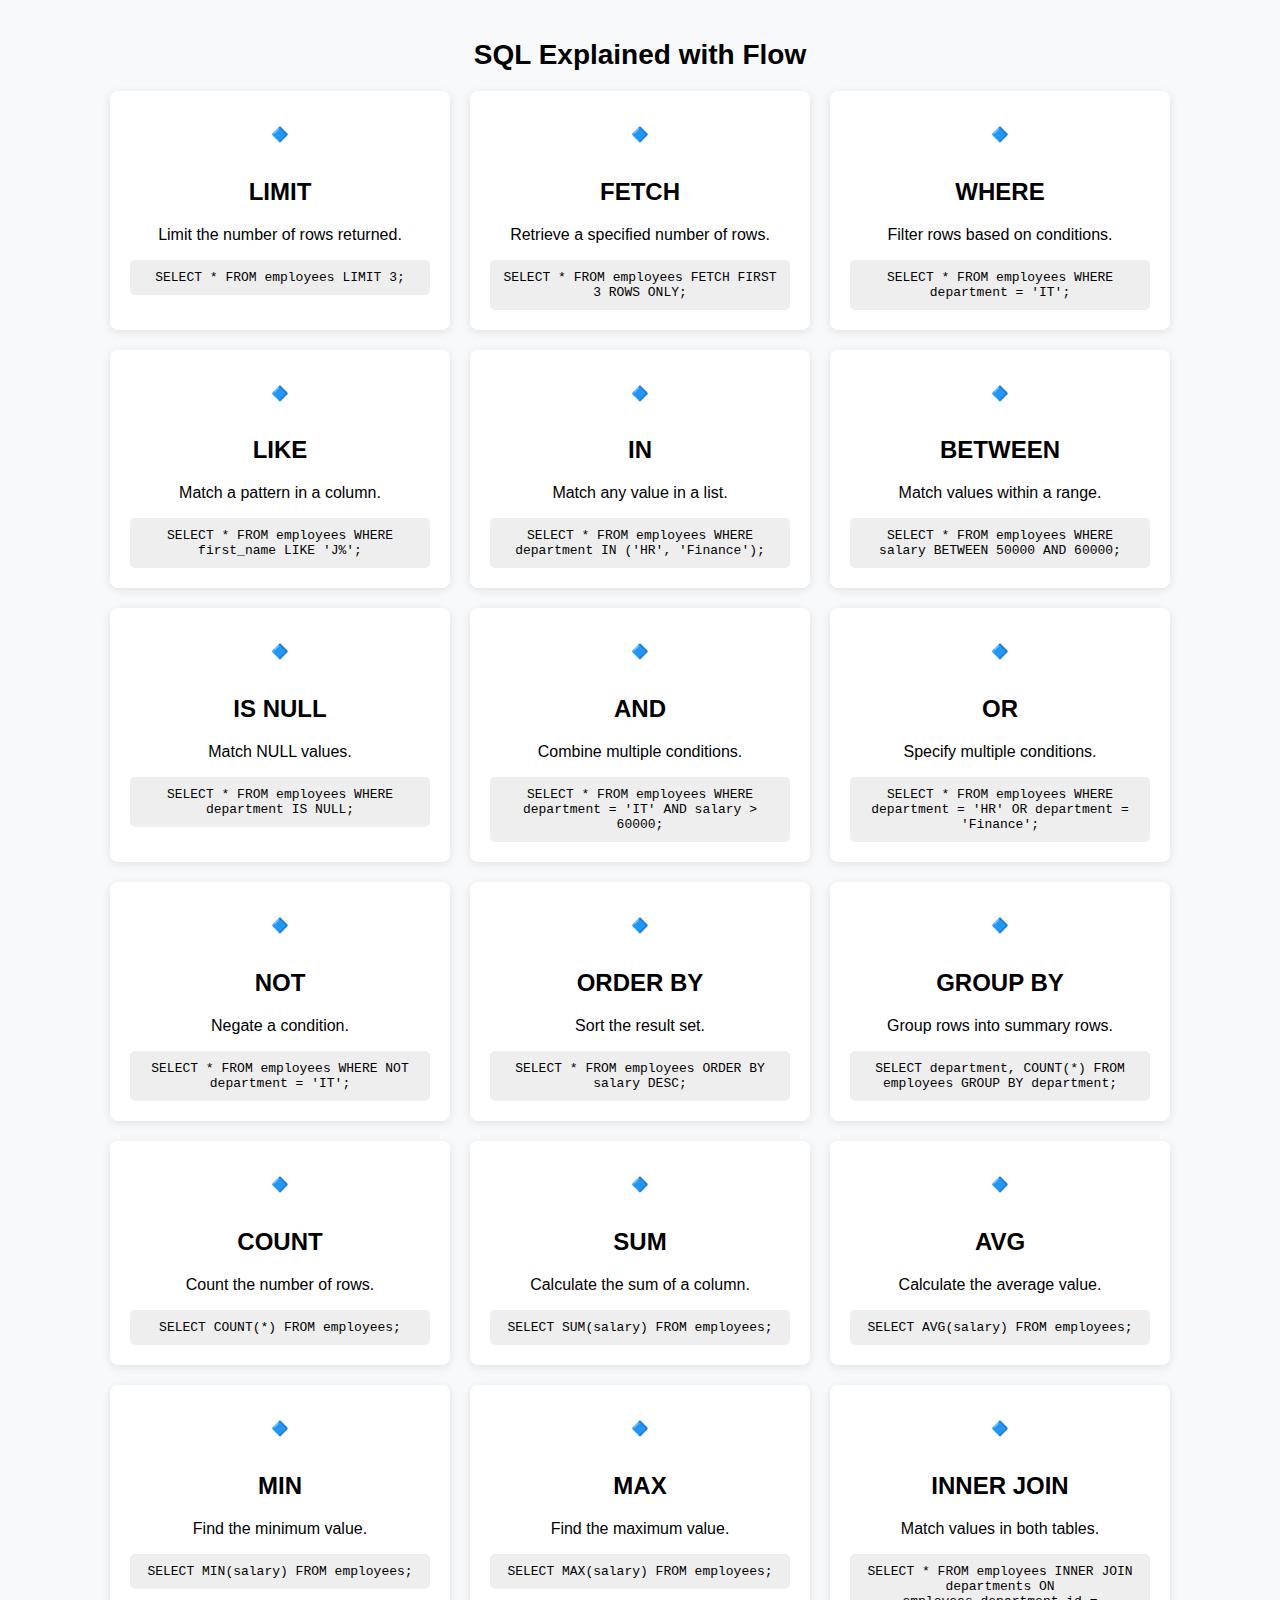
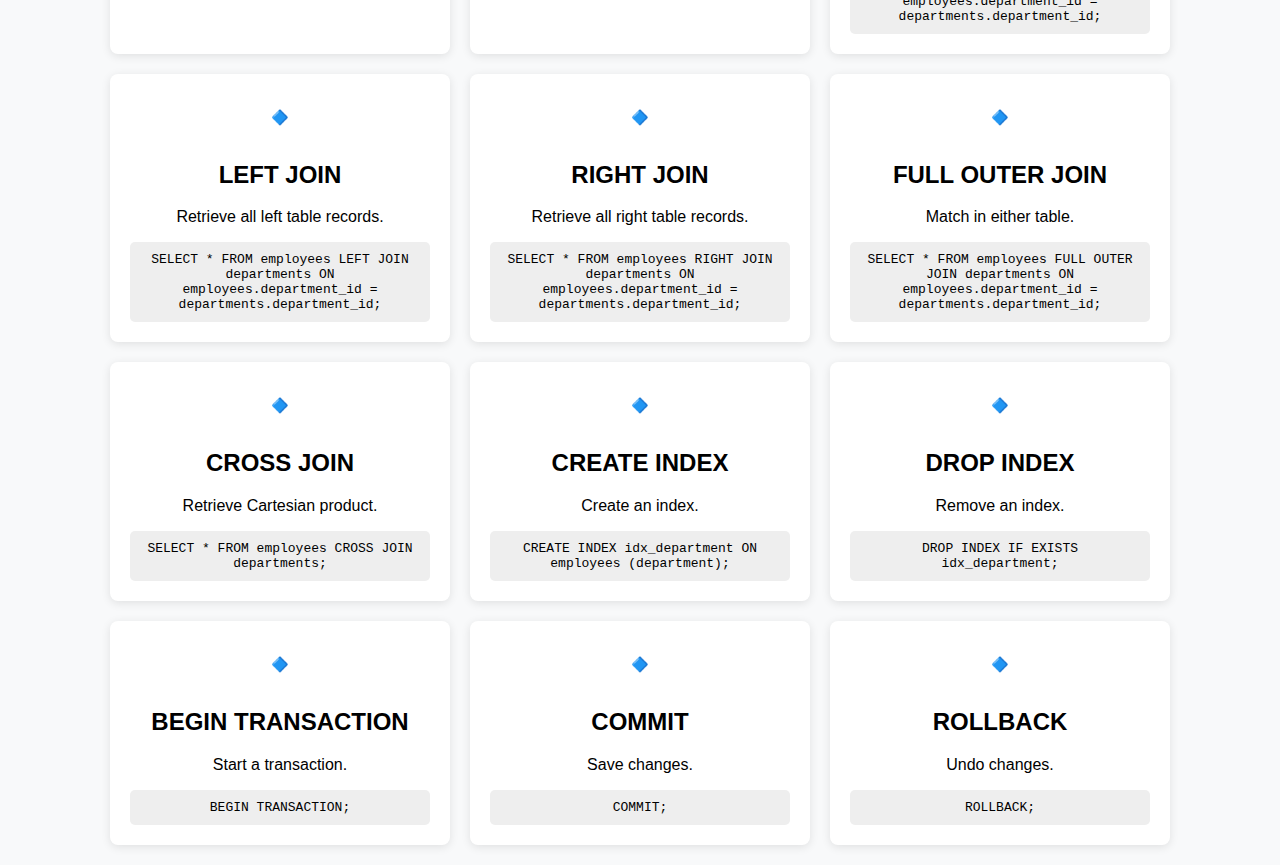
<file: index.html>
<!DOCTYPE html>
<html lang="en">
<head>
    <meta charset="UTF-8">
    <meta name="viewport" content="width=device-width, initial-scale=1.0">
    <title>SQL Flow Guide</title>
    <link rel="stylesheet" href="style.css">
</head>
<body>
    <h1>SQL Explained with Flow</h1>
    <div class="container" id="sqlContainer"></div>
    <script src="script.js"></script>
</body>
</html>
</file>
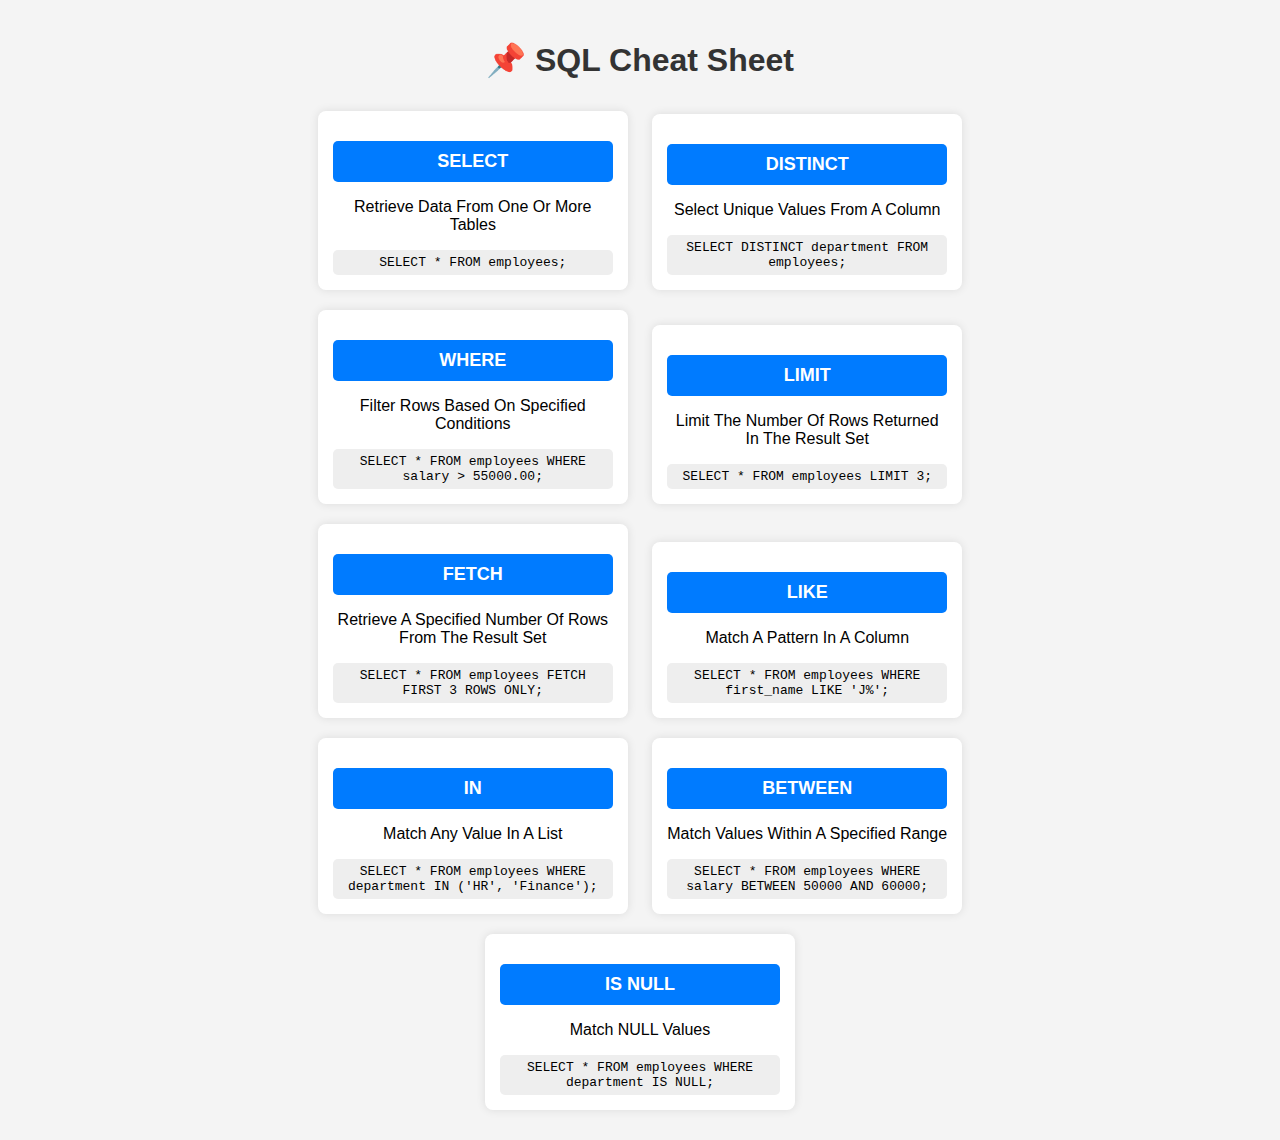
<file: SQL/index.html>
<!DOCTYPE html>
<html lang="en">
<head>
    <meta charset="UTF-8">
    <meta name="viewport" content="width=device-width, initial-scale=1.0">
    <title>SQL Cheat Sheet</title>
    <style>
        body {
            font-family: Arial, sans-serif;
            margin: 0;
            padding: 20px;
            background-color: #f4f4f4;
            display: flex;
            flex-wrap: wrap;
            justify-content: center;
        }
        .container {
            max-width: 900px;
            margin: auto;
            text-align: center;
        }
        h1 {
            color: #333;
        }
        .box {
            background: white;
            padding: 15px;
            margin: 10px;
            border-radius: 8px;
            box-shadow: 0 0 10px rgba(0, 0, 0, 0.1);
            width: 280px;
            display: inline-block;
        }
        h2 {
            background: #007BFF;
            color: white;
            padding: 10px;
            border-radius: 5px;
            font-size: 18px;
        }
        code {
            background: #eee;
            padding: 5px;
            display: block;
            border-radius: 5px;
            margin-top: 5px;
        }
    </style>
</head>
<body>
    <div class="container">
        <h1>📌 SQL Cheat Sheet</h1>
        
        <div class="box">
            <h2>SELECT</h2>
            <p>Retrieve Data From One Or More Tables</p>
            <code>SELECT * FROM employees;</code>
        </div>

        <div class="box">
            <h2>DISTINCT</h2>
            <p>Select Unique Values From A Column</p>
            <code>SELECT DISTINCT department FROM employees;</code>
        </div>

        <div class="box">
            <h2>WHERE</h2>
            <p>Filter Rows Based On Specified Conditions</p>
            <code>SELECT * FROM employees WHERE salary > 55000.00;</code>
        </div>

        <div class="box">
            <h2>LIMIT</h2>
            <p>Limit The Number Of Rows Returned In The Result Set</p>
            <code>SELECT * FROM employees LIMIT 3;</code>
        </div>

        <div class="box">
            <h2>FETCH</h2>
            <p>Retrieve A Specified Number Of Rows From The Result Set</p>
            <code>SELECT * FROM employees FETCH FIRST 3 ROWS ONLY;</code>
        </div>

        <div class="box">
            <h2>LIKE</h2>
            <p>Match A Pattern In A Column</p>
            <code>SELECT * FROM employees WHERE first_name LIKE 'J%';</code>
        </div>

        <div class="box">
            <h2>IN</h2>
            <p>Match Any Value In A List</p>
            <code>SELECT * FROM employees WHERE department IN ('HR', 'Finance');</code>
        </div>

        <div class="box">
            <h2>BETWEEN</h2>
            <p>Match Values Within A Specified Range</p>
            <code>SELECT * FROM employees WHERE salary BETWEEN 50000 AND 60000;</code>
        </div>

        <div class="box">
            <h2>IS NULL</h2>
            <p>Match NULL Values</p>
            <code>SELECT * FROM employees WHERE department IS NULL;</code>
        </div>
    </div>
</body>
</html>
</file>
<file: style.css>
body {
    font-family: Arial, sans-serif;
    text-align: center;
    margin: 0;
    padding: 20px;
    background-color: #f8f9fa;
}

h1 {
    margin-bottom: 20px;
    font-size: 28px;
}

.container {
    display: flex;
    flex-wrap: wrap;
    justify-content: center;
    gap: 20px;
}

.card {
    background: white;
    padding: 20px;
    border-radius: 8px;
    box-shadow: 0 2px 10px rgba(0, 0, 0, 0.1);
    width: 300px;
    text-align: center;
}

.icon {
    font-size: 40px;
    color: #007bff;
    margin-bottom: 10px;
}

.code {
    display: block;
    background: #eee;
    padding: 10px;
    border-radius: 5px;
    font-family: monospace;
}
</file>
